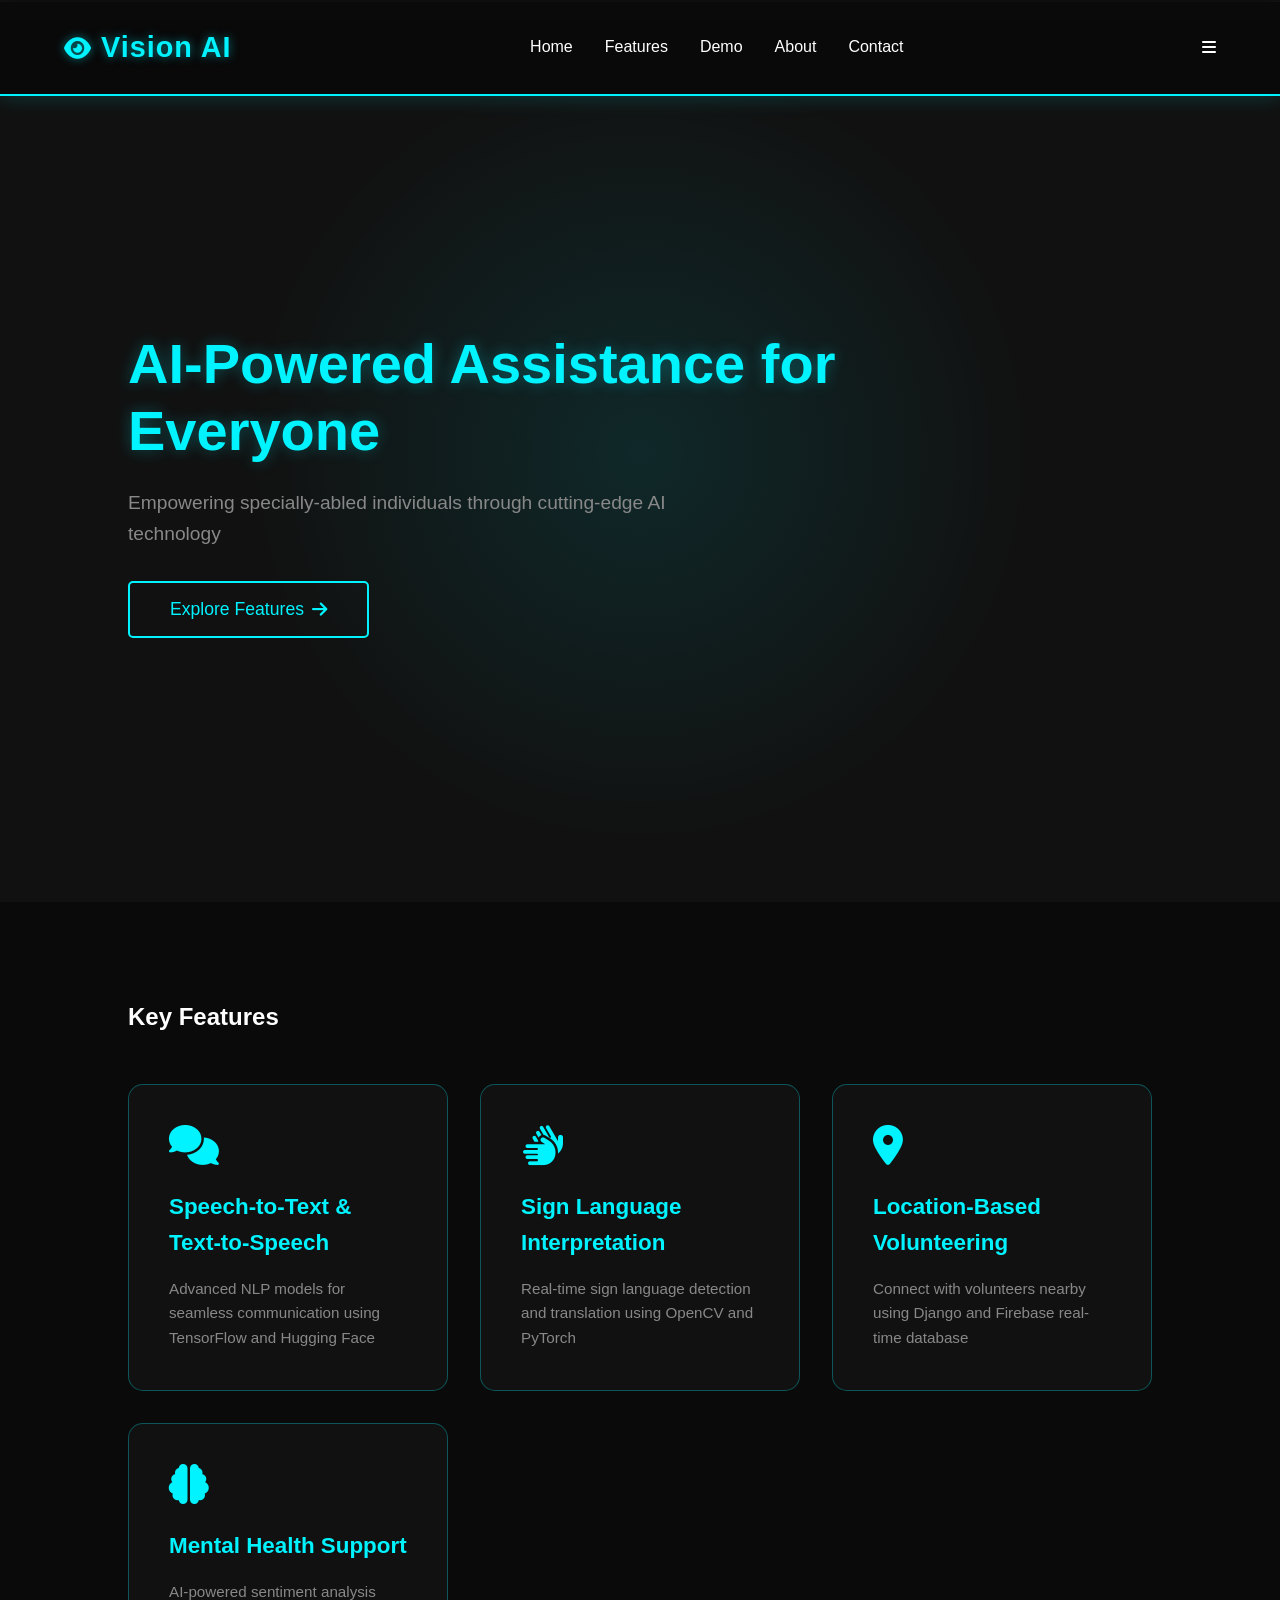
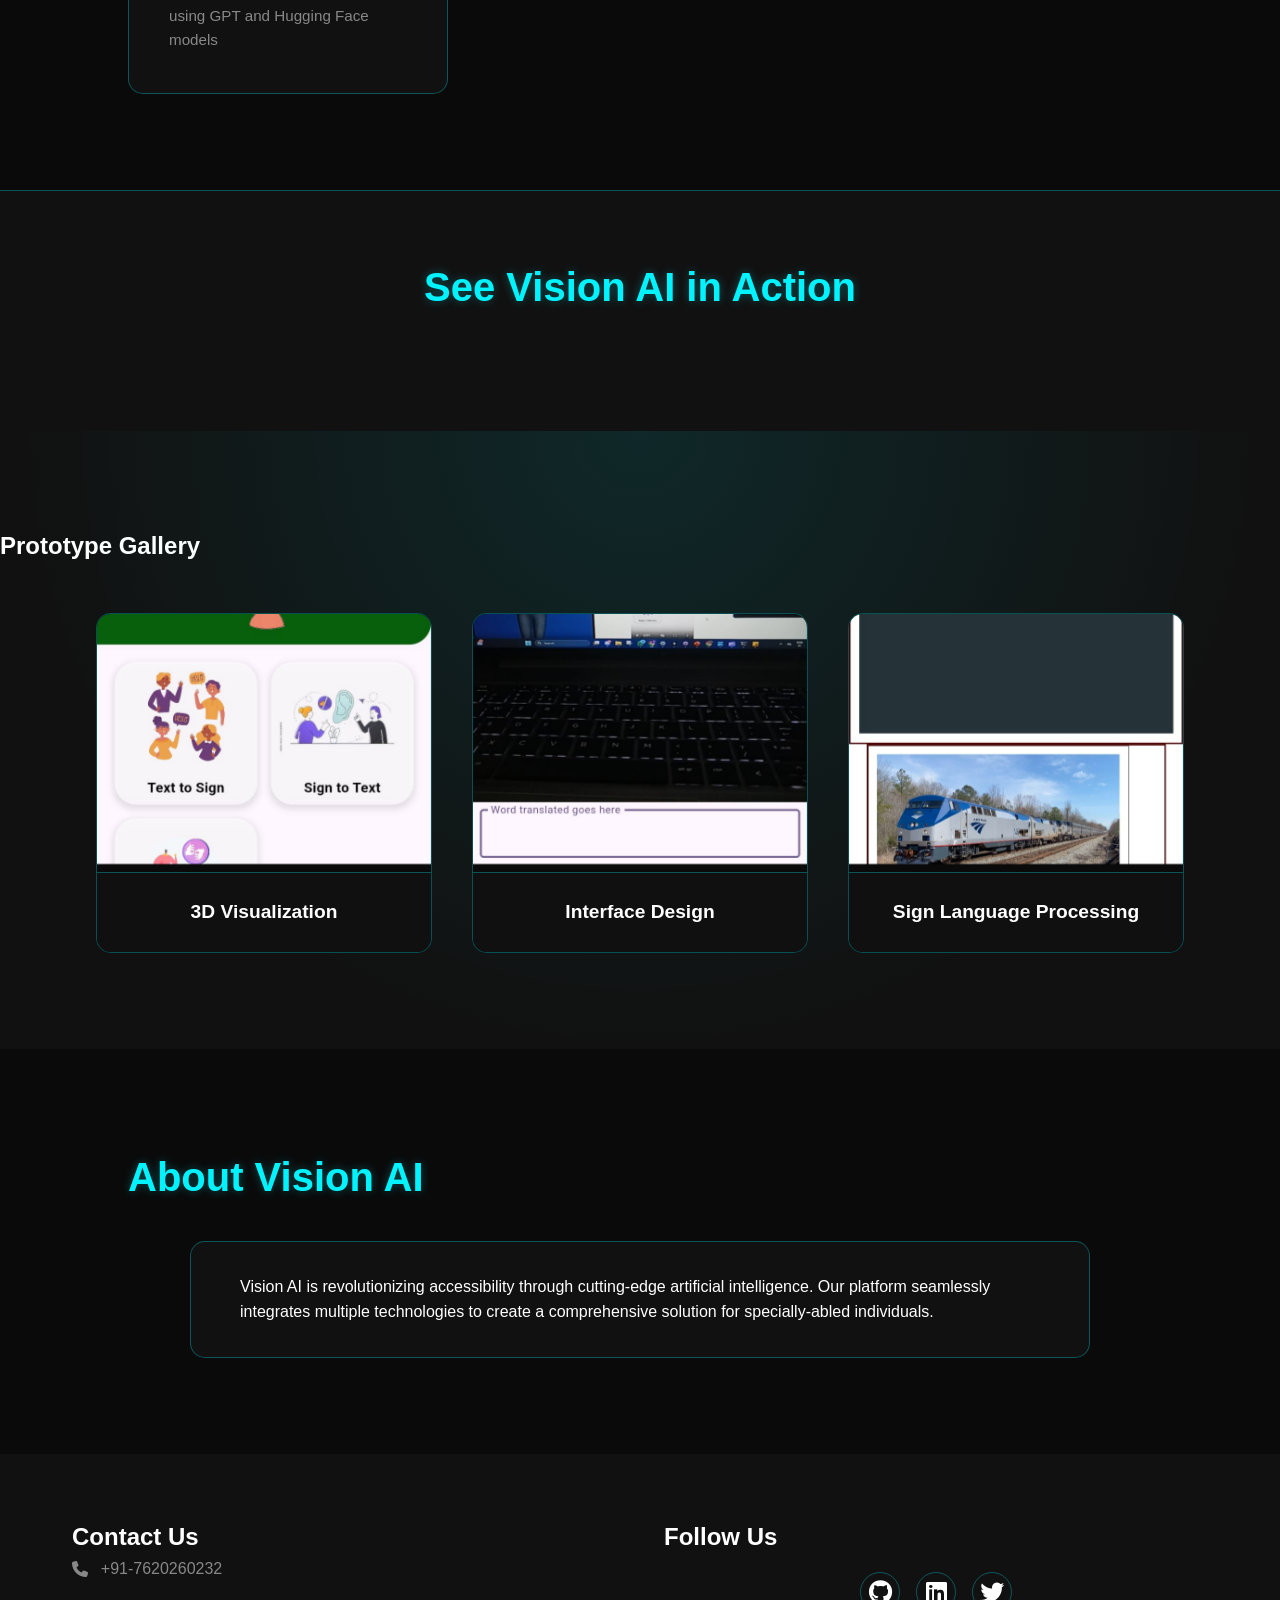
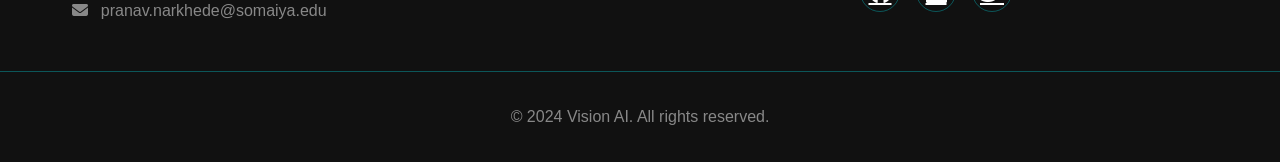
<file: index.html>
<!DOCTYPE html>
<html lang="en">

<head>
  <meta charset="UTF-8" />
  <meta name="viewport" content="width=device-width, initial-scale=1.0" />
  <link href="https://fonts.googleapis.com/css2?family=Material+Symbols+Outlined" rel="stylesheet" />
  <link rel="stylesheet" href="https://cdnjs.cloudflare.com/ajax/libs/font-awesome/6.5.2/css/all.min.css"
    integrity="sha512-SnH5WK+bZxgPHs44uWIX+LLJAJ9/2PkPKZ5QiAj6Ta86w+fsb2TkcmfRyVX3pBnMFcV7oQPJkl9QevSCWr3W6A=="
    crossorigin="anonymous" referrerpolicy="no-referrer" />
  <link rel="stylesheet" href="style.css" />
  <title>Vision AI - Empowering Through Technology</title>
  <meta name="description"
    content="A platform dedicated to enhancing communication for the deaf community through Indian Sign Language detection and generation.">
</head>

<body>
  <nav class="nav__bar">
    <div class="logo">
      <h2><i class="fas fa-eye"></i> Vision AI</h2>
    </div>
    <ul class="navbar">
      <li><a href="#home">Home</a></li>
      <li><a href="#features">Features</a></li>
      <li><a href="#demo">Demo</a></li>
      <li><a href="#about">About</a></li>
      <li><a href="#contact">Contact</a></li>
    </ul>
    <div id="menu__btn" class="fas fa-bars"></div>
  </nav>
  <hr />
  <section id="home" class="home">
    <div class="home__content">
      <h2>AI-Powered Assistance for Everyone</h2>
      <p>Empowering specially-abled individuals through cutting-edge AI technology</p>
      <button class="button">Explore Features <i class="fas fa-arrow-right"></i></button>
    </div>
  </section>
  <section id="features" class="features">
    <h2>Key Features</h2>
    <div class="feature-grid">
      <div class="feature-card">
        <i class="fas fa-comments fa-3x"></i>
        <h3>Speech-to-Text & Text-to-Speech</h3>
        <p>Advanced NLP models for seamless communication using TensorFlow and Hugging Face</p>
      </div>
      <div class="feature-card">
        <i class="fas fa-hands fa-3x"></i>
        <h3>Sign Language Interpretation</h3>
        <p>Real-time sign language detection and translation using OpenCV and PyTorch</p>
      </div>
      <div class="feature-card">
        <i class="fas fa-map-marker-alt fa-3x"></i>
        <h3>Location-Based Volunteering</h3>
        <p>Connect with volunteers nearby using Django and Firebase real-time database</p>
      </div>
      <div class="feature-card">
        <i class="fas fa-brain fa-3x"></i>
        <h3>Mental Health Support</h3>
        <p>AI-powered sentiment analysis using GPT and Hugging Face models</p>
      </div>
    </div>
  </section>
  <section id="demo" class="videos-section">
    <h2>See Vision AI in Action</h2>
    <div class="videos-container">
      <!-- Keep existing video elements -->
    </div>
  </section>
  <section id="prototype" class="prototype-section">
    <h2>Prototype Gallery</h2>
    <div class="image-grid">
      <div class="prototype-image">
        <img src="static/WhatsApp Image 2024-09-15 at 22.23.20_220a5a32.jpg" alt="3D Model">
        <h3>3D Visualization</h3>
      </div>
      <div class="prototype-image">
        <img src="static/WhatsApp Image 2024-09-15 at 22.23.19_dd22e23f.jpg" alt="App Interface">
        <h3>Interface Design</h3>
      </div>
      <div class="prototype-image">
        <img src="static/WhatsApp Image 2024-09-15 at 22.23.19_719043ca.jpg" alt="Sign to Text Process">
        <h3>Sign Language Processing</h3>
      </div>
    </div>
  </section>
  <section id="about" class="about-section">
    <h2>About Vision AI</h2>
    <div class="about-content">
      <p>Vision AI is revolutionizing accessibility through cutting-edge artificial intelligence. Our platform seamlessly integrates multiple technologies to create a comprehensive solution for specially-abled individuals.</p>
    </div>
  </section>
  <footer>
    <div class="bottom">
      <div class="contact-info">
        <h2>Contact Us</h2>
        <ul>
          <li>
            <a href="tel:+917620260232">
              <i class="fas fa-phone"></i>
              <span>+91-7620260232</span>
            </a>
          </li>
          <li>
            <a href="mailto:pranav.narkhede@somaiya.edu">
              <i class="fas fa-envelope"></i>
              <span>pranav.narkhede@somaiya.edu</span>
            </a>
          </li>
        </ul>
      </div>
      <div class="social-links">
        <h2>Follow Us</h2>
        <div class="social-icons">
          <a href="#"><i class="fab fa-github"></i></a>
          <a href="#"><i class="fab fa-linkedin"></i></a>
          <a href="#"><i class="fab fa-twitter"></i></a>
        </div>
      </div>
    </div>
    <p class="copyright">© 2024 Vision AI. All rights reserved.</p>
  </footer>
  <script>
    // Menu Toggle
    document.getElementById('menu__btn').addEventListener('click', () => {
      document.querySelector('.navbar').classList.toggle('active');
    });
  </script>
</body>

</html>
</file>
<file: style.css>
:root {
  --clr-bg-dark: #0a0a0a;
  --clr-bg-light: #111111;
  --clr-neon-blue: #00f3ff;
  --clr-neon-blue-dark: #00c4cc;
  --clr-text: #ffffff;
  --clr-text-secondary: #888888;
  --clr-border: rgba(0, 243, 255, 0.3);
  --gradient-blue: linear-gradient(135deg, var(--clr-neon-blue) 0%, var(--clr-neon-blue-dark) 100%);
  --shadow-neon: 0 0 20px rgba(0, 243, 255, 0.2);
  --shadow-neon-hover: 0 0 30px rgba(0, 243, 255, 0.4);
}

* {
  padding: 0;
  margin: 0;
  box-sizing: border-box;
}

body {
  font-family: "Poppins", sans-serif;
  background: var(--clr-bg-dark);
  color: var(--clr-text);
  line-height: 1.6;
  overflow-x: hidden;
}

.nav__bar {
  background: rgba(10, 10, 10, 0.95);
  border-bottom: 2px solid var(--clr-neon-blue);
  padding: 1.5rem 4rem;
  box-shadow: var(--shadow-neon);
  position: fixed;
  width: 100%;
  top: 0;
  z-index: 1000;
  backdrop-filter: blur(10px);
  display: flex;
  justify-content: space-between;
  align-items: center;
}

.nav__bar .logo {
  display: flex;
  align-items: center;
  gap: 0.5rem;
}

.nav__bar .logo h2 {
  color: var(--clr-neon-blue);
  text-shadow: 0 0 10px rgba(0, 243, 255, 0.5);
  font-size: 1.8rem;
  letter-spacing: 1px;
}

.nav__bar .logo i {
  font-size: 1.5rem;
  animation: pulse 2s infinite;
}

.navbar {
  display: flex;
  gap: 2rem;
  list-style: none;
}

.nav__bar ul li a {
  color: var(--clr-text);
  text-decoration: none;
  font-weight: 500;
  position: relative;
  padding: 0.5rem 0;
}

.nav__bar ul li a::after {
  content: '';
  position: absolute;
  bottom: 0;
  left: 0;
  width: 0;
  height: 2px;
  background: var(--gradient-blue);
  transition: width 0.3s ease;
}

.nav__bar ul li a:hover::after {
  width: 100%;
}

.home {
  background: var(--clr-bg-light);
  min-height: 100vh;
  display: flex;
  align-items: center;
  padding: 8rem 8rem 4rem;
  position: relative;
  overflow: hidden;
}

.home::before {
  content: '';
  position: absolute;
  top: 0;
  left: 0;
  width: 100%;
  height: 100%;
  background: radial-gradient(circle at 50% 50%, rgba(0, 243, 255, 0.1) 0%, transparent 50%);
  pointer-events: none;
}

.home__content {
  max-width: 800px;
  position: relative;
  z-index: 1;
}

.home__content h2 {
  color: var(--clr-neon-blue);
  font-size: 3.5em;
  font-weight: 700;
  margin-bottom: 1.5rem;
  text-shadow: 0 0 15px rgba(0, 243, 255, 0.3);
  line-height: 1.2;
}

.home__content p {
  font-size: 1.2rem;
  color: var(--clr-text-secondary);
  margin-bottom: 2rem;
  max-width: 600px;
}

.button {
  background: transparent;
  border: 2px solid var(--clr-neon-blue);
  color: var(--clr-neon-blue);
  padding: 1rem 2.5rem;
  border-radius: 5px;
  font-size: 1.1rem;
  font-weight: 500;
  cursor: pointer;
  position: relative;
  overflow: hidden;
  transition: all 0.4s ease;
  display: inline-flex;
  align-items: center;
  gap: 0.5rem;
}

.button::before {
  content: '';
  position: absolute;
  top: 50%;
  left: 50%;
  width: 0;
  height: 0;
  background: var(--clr-neon-blue);
  transform: translate(-50%, -50%);
  border-radius: 50%;
  transition: width 0.6s ease, height 0.6s ease;
  z-index: -1;
}

.button:hover::before {
  width: 300px;
  height: 300px;
}

.button:hover {
  color: var(--clr-bg-dark);
  transform: translateY(-2px);
  box-shadow: var(--shadow-neon-hover);
}

/* Video Section Styling */
.videos-section {
  background: var(--clr-bg-light);
  padding: 4rem 0;
  border-top: 1px solid var(--clr-border);
}

.videos-section h2 {
  color: var(--clr-neon-blue);
  text-align: center;
  font-size: 2.5em;
  margin-bottom: 3rem;
  text-shadow: 0 0 10px rgba(0, 243, 255, 0.3);
}

.video-container {
  background: var(--clr-bg-dark);
  border: 1px solid var(--clr-border);
  border-radius: 10px;
  padding: 1rem;
  margin: 1rem;
  box-shadow: 0 0 15px rgba(0, 243, 255, 0.1);
}

/* Features Section */
.features {
  background: var(--clr-bg-dark);
  padding: 6rem 8rem;
  position: relative;
}

.feature-grid {
  display: grid;
  grid-template-columns: repeat(auto-fit, minmax(280px, 1fr));
  gap: 2rem;
  margin-top: 3rem;
}

.feature-card {
  background: var(--clr-bg-light);
  border: 1px solid var(--clr-border);
  border-radius: 15px;
  padding: 2.5rem;
  transition: all 0.4s ease;
  position: relative;
  overflow: hidden;
}

.feature-card::before {
  content: '';
  position: absolute;
  top: 0;
  left: 0;
  width: 100%;
  height: 100%;
  background: linear-gradient(45deg, transparent 0%, rgba(0, 243, 255, 0.05) 100%);
  opacity: 0;
  transition: opacity 0.4s ease;
}

.feature-card:hover::before {
  opacity: 1;
}

.feature-card i {
  font-size: 2.5rem;
  color: var(--clr-neon-blue);
  margin-bottom: 1.5rem;
  transition: all 0.4s ease;
}

.feature-card:hover i {
  transform: scale(1.1) rotate(5deg);
  text-shadow: 0 0 20px rgba(0, 243, 255, 0.8);
}

.feature-card h3 {
  font-size: 1.4rem;
  margin-bottom: 1rem;
  color: var(--clr-neon-blue);
  position: relative;
}

.feature-card p {
  color: var(--clr-text-secondary);
  line-height: 1.6;
  font-size: 0.95rem;
}

/* Footer */
footer {
  background: var(--clr-bg-light);
  padding: 4rem 0 2rem;
  position: relative;
  overflow: hidden;
}

.bottom {
  display: grid;
  grid-template-columns: repeat(auto-fit, minmax(250px, 1fr));
  gap: 3rem;
  max-width: 1200px;
  margin: 0 auto;
  padding: 0 2rem;
}

.contact-info ul {
  list-style: none;
}

.contact-info ul li {
  margin-bottom: 1rem;
}

.contact-info ul li a {
  display: flex;
  align-items: center;
  gap: 0.8rem;
  text-decoration: none;
  color: var(--clr-text-secondary);
  transition: all 0.3s ease;
}

.contact-info ul li a:hover {
  color: var(--clr-neon-blue);
  transform: translateX(5px);
}

.social-icons {
  display: flex;
  gap: 1.5rem;
}

.social-icons a {
  width: 40px;
  height: 40px;
  border: 1px solid var(--clr-border);
  border-radius: 50%;
  display: flex;
  align-items: center;
  justify-content: center;
  transition: all 0.4s ease;
}

.social-icons a:hover {
  background: var(--clr-neon-blue);
  border-color: var(--clr-neon-blue);
  transform: translateY(-5px);
}

.social-icons a:hover i {
  color: var(--clr-bg-dark);
}

/* Animations */
@keyframes pulse {
  0% {
    transform: scale(1);
    opacity: 1;
  }
  50% {
    transform: scale(1.1);
    opacity: 0.7;
  }
  100% {
    transform: scale(1);
    opacity: 1;
  }
}

@keyframes float {
  0% {
    transform: translateY(0);
  }
  50% {
    transform: translateY(-10px);
  }
  100% {
    transform: translateY(0);
  }
}

/* Responsive Design */
@media (max-width: 1024px) {
  .home {
    padding: 8rem 4rem 4rem;
  }
  
  .features,
  .about-section {
    padding: 6rem 4rem;
  }
  
  .image-grid {
    padding: 0 4rem;
  }
}

@media (max-width: 768px) {
  .nav__bar {
    padding: 1.5rem 2rem;
  }
  
  .home {
    padding: 8rem 2rem 4rem;
    text-align: center;
  }
  
  .home__content h2 {
    font-size: 2.5em;
  }
  
  .features,
  .about-section {
    padding: 6rem 2rem;
  }
  
  .image-grid {
    padding: 0 2rem;
    gap: 1.5rem;
  }
  
  .bottom {
    grid-template-columns: 1fr;
    text-align: center;
  }
  
  .contact-info ul li a {
    justify-content: center;
  }
  
  .social-icons {
    justify-content: center;
  }
}

/* Custom Scrollbar */
::-webkit-scrollbar {
  width: 10px;
}

::-webkit-scrollbar-track {
  background: var(--clr-bg-dark);
}

::-webkit-scrollbar-thumb {
  background: var(--clr-neon-blue);
  border-radius: 5px;
}

::-webkit-scrollbar-thumb:hover {
  background: var(--clr-neon-blue-dark);
}

/* Selection Color */
::selection {
  background: var(--clr-neon-blue);
  color: var(--clr-bg-dark);
}

/* Add smooth scrolling */
html {
  scroll-behavior: smooth;
}

/* Loading animation for images */
.prototype-image img {
  opacity: 0;
  animation: fadeIn 0.5s ease forwards;
}

@keyframes fadeIn {
  from {
    opacity: 0;
    transform: translateY(10px);
  }
  to {
    opacity: 1;
    transform: translateY(0);
  }
}

/* Enhance button hover effect */
.button:hover i {
  animation: slideRight 0.5s ease infinite;
}

@keyframes slideRight {
  0% {
    transform: translateX(0);
  }
  50% {
    transform: translateX(5px);
  }
  100% {
    transform: translateX(0);
  }
}

.prototype-section {
  background: var(--clr-bg-light);
  padding: 6rem 0;
  position: relative;
}

.prototype-section::before {
  content: '';
  position: absolute;
  top: 0;
  left: 0;
  width: 100%;
  height: 100%;
  background: radial-gradient(circle at 50% 0%, rgba(0, 243, 255, 0.1) 0%, transparent 70%);
  pointer-events: none;
}

.image-grid {
  display: grid;
  grid-template-columns: repeat(auto-fit, minmax(320px, 1fr));
  gap: 2.5rem;
  padding: 0 6rem;
  margin-top: 3rem;
}

.prototype-image {
  background: var(--clr-bg-dark);
  border: 1px solid var(--clr-border);
  border-radius: 15px;
  overflow: hidden;
  transition: all 0.4s ease;
  position: relative;
}

.prototype-image img {
  width: 100%;
  height: 250px;
  object-fit: cover;
  transition: all 0.6s ease;
}

.prototype-image:hover img {
  transform: scale(1.05);
}

.prototype-image h3 {
  padding: 1.5rem;
  font-size: 1.2rem;
  text-align: center;
  background: rgba(17, 17, 17, 0.95);
  backdrop-filter: blur(5px);
  border-top: 1px solid var(--clr-border);
}

.about-section {
  background: var(--clr-bg-dark);
  padding: 6rem 8rem;
  position: relative;
}

.about-content {
  max-width: 900px;
  margin: 0 auto;
  position: relative;
  padding: 2rem;
  border: 1px solid var(--clr-border);
  border-radius: 15px;
  background: var(--clr-bg-light);
}

.about-content::before {
  content: '';
  position: absolute;
  top: -1px;
  left: -1px;
  right: -1px;
  bottom: -1px;
  background: var(--gradient-blue);
  border-radius: 15px;
  z-index: -1;
  opacity: 0.3;
  filter: blur(15px);
}

.about-section h2 {
  color: var(--clr-neon-blue);
  font-size: 2.5em;
  margin-bottom: 2rem;
  text-shadow: 0 0 10px rgba(0, 243, 255, 0.3);
}

.about-content p {
  color: var(--clr-text);
  line-height: 1.6;
  max-width: 800px;
  margin: 0 auto;
}

.social-icons {
  display: flex;
  gap: 1rem;
  justify-content: center;
  margin-top: 1rem;
}

.social-icons a {
  color: var(--clr-text);
  font-size: 1.5em;
  transition: all 0.3s ease;
}

.social-icons a:hover {
  color: var(--clr-neon-blue);
  transform: translateY(-3px);
}

.copyright {
  color: var(--clr-text-secondary);
  text-align: center;
  padding-top: 2rem;
  border-top: 1px solid var(--clr-border);
  margin-top: 2rem;
}
</file>
